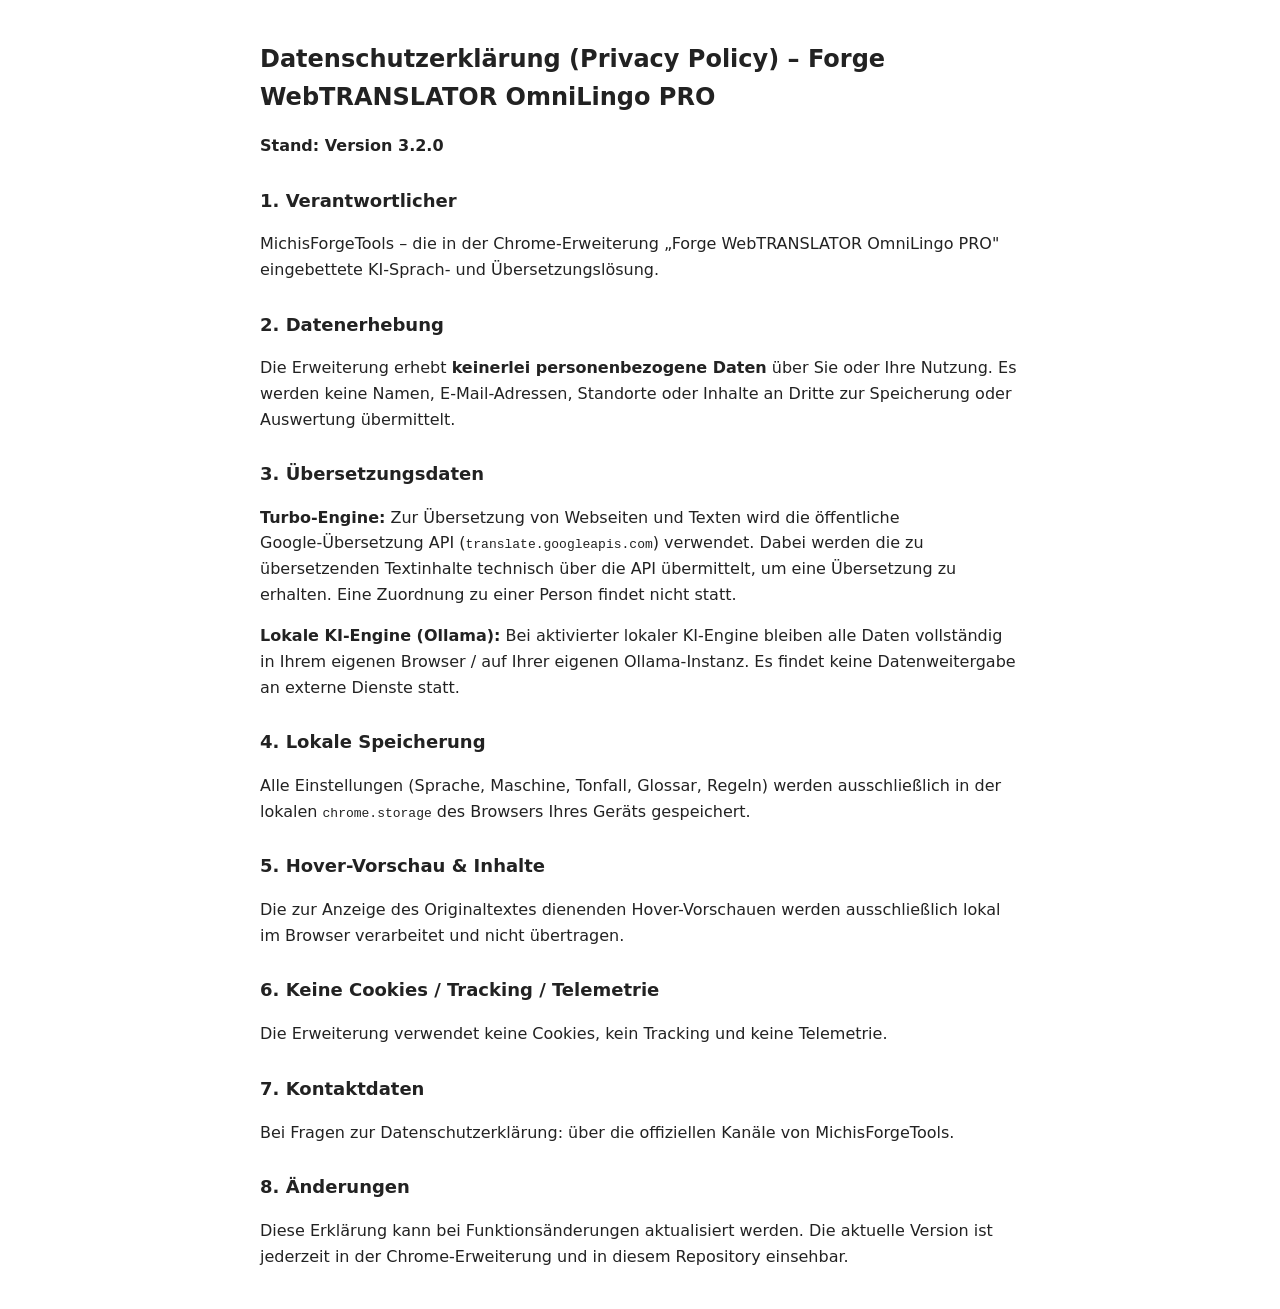
<file: docs/index.html>
<!doctype html>
<html lang="de">
<head>
  <meta charset="utf-8">
  <meta name="viewport" content="width=device-width, initial-scale=1">
  <title>Datenschutzerklärung – Forge WebTRANSLATOR OmniLingo PRO</title>
  <style>
    body { font-family: system-ui, sans-serif; max-width: 760px; margin: 0 auto; padding: 24px; line-height: 1.6; color: #222; }
    h1 { font-size: 24px; } h2 { font-size: 18px; margin-top: 28px; }
    small { color: #666; }
  </style>
</head>
<body>
  <h1>Datenschutzerklärung (Privacy Policy) – Forge WebTRANSLATOR OmniLingo PRO</h1>
  <p><strong>Stand: Version 3.2.0</strong></p>
  <h2>1. Verantwortlicher</h2>
  <p>MichisForgeTools – die in der Chrome-Erweiterung „Forge WebTRANSLATOR OmniLingo PRO" eingebettete KI-Sprach- und Übersetzungslösung.</p>
  <h2>2. Datenerhebung</h2>
  <p>Die Erweiterung erhebt <strong>keinerlei personenbezogene Daten</strong> über Sie oder Ihre Nutzung. Es werden keine Namen, E-Mail-Adressen, Standorte oder Inhalte an Dritte zur Speicherung oder Auswertung übermittelt.</p>
  <h2>3. Übersetzungsdaten</h2>
  <p><strong>Turbo-Engine:</strong> Zur Übersetzung von Webseiten und Texten wird die öffentliche Google-Übersetzung API (<code>translate.googleapis.com</code>) verwendet. Dabei werden die zu übersetzenden Textinhalte technisch über die API übermittelt, um eine Übersetzung zu erhalten. Eine Zuordnung zu einer Person findet nicht statt.</p>
  <p><strong>Lokale KI-Engine (Ollama):</strong> Bei aktivierter lokaler KI-Engine bleiben alle Daten vollständig in Ihrem eigenen Browser / auf Ihrer eigenen Ollama-Instanz. Es findet keine Datenweitergabe an externe Dienste statt.</p>
  <h2>4. Lokale Speicherung</h2>
  <p>Alle Einstellungen (Sprache, Maschine, Tonfall, Glossar, Regeln) werden ausschließlich in der lokalen <code>chrome.storage</code> des Browsers Ihres Geräts gespeichert.</p>
  <h2>5. Hover-Vorschau &amp; Inhalte</h2>
  <p>Die zur Anzeige des Originaltextes dienenden Hover-Vorschauen werden ausschließlich lokal im Browser verarbeitet und nicht übertragen.</p>
  <h2>6. Keine Cookies / Tracking / Telemetrie</h2>
  <p>Die Erweiterung verwendet keine Cookies, kein Tracking und keine Telemetrie.</p>
  <h2>7. Kontaktdaten</h2>
  <p>Bei Fragen zur Datenschutzerklärung: über die offiziellen Kanäle von MichisForgeTools.</p>
  <h2>8. Änderungen</h2>
  <p>Diese Erklärung kann bei Funktionsänderungen aktualisiert werden. Die aktuelle Version ist jederzeit in der Chrome-Erweiterung und in diesem Repository einsehbar.</p>
</body>
</html>
</file>
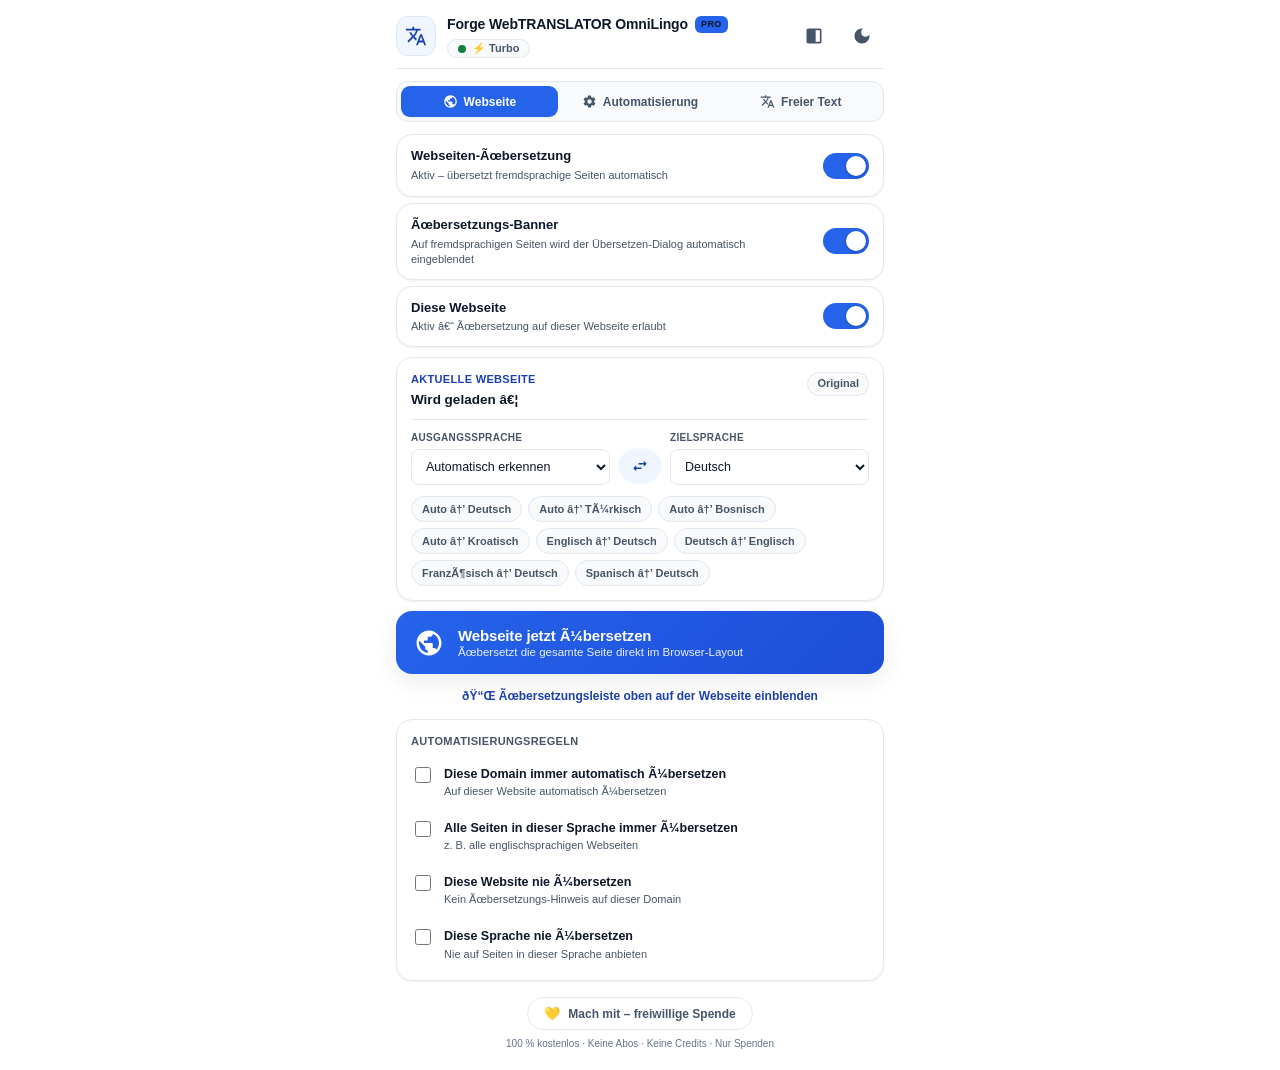
<file: popup/popup.html>
<!doctype html>
<html lang="de">
<head>
  <meta charset="utf-8">
  <meta name="viewport" content="width=device-width, initial-scale=1">
  <title>Forge WebTRANSLATOR OmniLingo PRO - All-in-One KI Sprachsuite</title>
  <link rel="stylesheet" href="popup.css">
</head>
<body>
  <div class="app-shell">
    <!-- Top Header -->
    <header class="app-header">
      <div class="header-left">
        <div class="logo-icon" aria-hidden="true">
          <svg viewBox="0 0 24 24"><path d="M12.87 15.07l-2.54-2.51.03-.03A17.52 17.52 0 0014.07 6H17V4h-7V2H8v2H1v2h11.17C11.5 7.92 10.44 9.75 9 11.35 8.07 10.32 7.3 9.19 6.69 8h-2c.73 1.63 1.73 3.17 2.98 4.56l-5.09 5.02L4 19l5-5 3.11 3.11.76-2.04zM18.5 10h-2L12 22h2l1.12-3h4.75L21 22h2l-4.5-12zm-2.62 7l1.62-4.33L19.12 17h-3.24z"/></svg>
        </div>
        <div class="header-titles">
          <div class="app-title-row">
            <span class="app-name">Forge WebTRANSLATOR OmniLingo</span>
            <span class="badge-pro">PRO</span>
          </div>
          <button id="ollama-status-pill" class="status-pill online" type="button" title="Klicken fÃ¼r Engine-Wahl (Turbo / Ollama)">
            <span class="status-dot"></span>
            <span class="status-text" id="engine-status-text">âš¡ Turbo</span>
          </button>
        </div>
      </div>
      <div class="header-actions">
        <button id="btn-sidepanel" class="icon-button" type="button" title="Im Seitenpanel Ã¶ffnen" aria-label="Im Seitenpanel Ã¶ffnen">
          <svg viewBox="0 0 24 24"><path d="M19 3H5c-1.1 0-2 .9-2 2v14c0 1.1.9 2 2 2h14c1.1 0 2-.9 2-2V5c0-1.1-.9-2-2-2zm0 16h-5V5h5v14z"/></svg>
        </button>
        <button id="btn-theme" class="icon-button" type="button" title="Farbschema umschalten" aria-label="Farbschema umschalten">
          <svg id="theme-icon" viewBox="0 0 24 24"><path d="M12 3c-4.97 0-9 4.03-9 9s4.03 9 9 9 9-4.03 9-9c0-.46-.04-.92-.1-1.36-.98 1.37-2.58 2.26-4.4 2.26-3.03 0-5.5-2.47-5.5-5.5 0-1.82.89-3.42 2.26-4.4-.44-.06-.9-.1-1.36-.1z"/></svg>
        </button>
      </div>
    </header>

    <!-- Navigation Tabs -->
    <nav class="tab-bar" role="tablist" aria-label="WebTranslator OberflÃ¤chen">
      <button class="tab-btn active" role="tab" data-tab="tab-webpage" aria-selected="true">
        <svg viewBox="0 0 24 24"><path d="M12 2C6.48 2 2 6.48 2 12s4.48 10 10 10 10-4.48 10-10S17.52 2 12 2zm-1 17.93c-3.95-.49-7-3.85-7-7.93 0-.62.08-1.21.21-1.79L9 15v1c0 1.1.9 2 2 2v1.93zm6.9-2.54c-.26-.81-1-1.39-1.9-1.39h-1v-3c0-.55-.45-1-1-1H8v-2h2c.55 0 1-.45 1-1V7h2c1.1 0 2-.9 2-2v-.41c2.93 1.19 5 4.06 5 7.41 0 2.08-.8 3.97-2.1 5.39z"/></svg>
        Webseite
      </button>
      <button class="tab-btn" role="tab" data-tab="tab-auto" aria-selected="false">
        <svg viewBox="0 0 24 24"><path d="M19.14 12.94c.04-.3.06-.61.06-.94 0-.32-.02-.64-.07-.94l2.03-1.58c.18-.14.23-.41.12-.61l-1.92-3.32c-.12-.22-.37-.29-.59-.22l-2.39.96c-.5-.38-1.03-.7-1.62-.94l-.36-2.54c-.04-.24-.24-.41-.48-.41h-3.84c-.24 0-.43.17-.47.41l-.36 2.54c-.59.24-1.13.57-1.62.94l-2.39-.96c-.22-.08-.47 0-.59.22L2.74 8.87c-.12.21-.08.47.12.61l2.03 1.58c-.05.3-.09.63-.09.94s.02.64.07.94l-2.03 1.58c-.18.14-.23.41-.12.61l1.92 3.32c.12.22.37.29.59.22l2.39-.96c.5.38 1.03.7 1.62.94l.36 2.54c.05.24.24.41.48.41h3.84c.24 0 .44-.17.47-.41l.36-2.54c.59-.24 1.13-.56 1.62-.94l2.39.96c.22.08.47 0 .59-.22l1.92-3.32c.12-.22.07-.47-.12-.61l-2.01-1.58zM12 15.6c-1.98 0-3.6-1.62-3.6-3.6s1.62-3.6 3.6-3.6 3.6 1.62 3.6 3.6-1.62 3.6-3.6 3.6z"/></svg>
        Automatisierung
      </button>
      <button class="tab-btn" role="tab" data-tab="tab-text" aria-selected="false">
        <svg viewBox="0 0 24 24"><path d="M12.87 15.07l-2.54-2.51.03-.03A17.52 17.52 0 0014.07 6H17V4h-7V2H8v2H1v2h11.17C11.5 7.92 10.44 9.75 9 11.35 8.07 10.32 7.3 9.19 6.69 8h-2c.73 1.63 1.73 3.17 2.98 4.56l-5.09 5.02L4 19l5-5 3.11 3.11.76-2.04zM18.5 10h-2L12 22h2l1.12-3h4.75L21 22h2l-4.5-12zm-2.62 7l1.62-4.33L19.12 17h-3.24z"/></svg>
        Freier Text
      </button>
    </nav>

    <!-- TAB 1: WEBSEITE (CORE) -->
    <main id="tab-webpage" class="tab-pane active" role="tabpanel" aria-labelledby="tab-webpage">
      <!-- Master Enable / Disable Switch -->
      <section class="master-switch-card">
        <label class="switch-row" for="chk-master">
          <span class="switch-text">
            <strong>Webseiten-Ãœbersetzung</strong>
            <small id="master-sub">Aktiv â€“ Ã¼bersetzt fremdsprachige Seiten automatisch</small>
          </span>
          <span class="switch">
            <input type="checkbox" id="chk-master" checked aria-label="Ãœbersetzer aktivieren">
            <span class="switch-track"><span class="switch-thumb"></span></span>
          </span>
        </label>
      </section>

      <!-- Banner On / Off Switch -->
      <section class="master-switch-card banner-switch-card">
        <label class="switch-row" for="chk-banner">
          <span class="switch-text">
            <strong>Ãœbersetzungs-Banner</strong>
            <small id="banner-sub">Auf fremdsprachigen Seiten wird der Ãœbersetzen-Dialog automatisch eingeblendet</small>
          </span>
          <span class="switch">
            <input type="checkbox" id="chk-banner" checked aria-label="Ãœbersetzungs-Banner anzeigen">
            <span class="switch-track"><span class="switch-thumb"></span></span>
          </span>
        </label>
      </section>

      <!-- Current Website On / Off Switch (EIN / AUS) -->
      <section class="master-switch-card site-switch-card" id="site-switch-card">
        <label class="switch-row" for="chk-site">
          <span class="switch-text">
            <strong id="site-switch-title">Diese Webseite</strong>
            <small id="site-switch-sub">Aktiv â€“ Ãœbersetzung auf dieser Webseite erlaubt</small>
          </span>
          <span class="switch">
            <input type="checkbox" id="chk-site" checked aria-label="FÃ¼r diese Webseite aktivieren">
            <span class="switch-track"><span class="switch-thumb"></span></span>
          </span>
        </label>
      </section>

      <!-- Active Webpage Card -->
      <section class="card page-card">
        <div class="page-header-row">
          <div class="page-info">
            <span class="page-domain" id="page-domain">Aktuelle Webseite</span>
            <h2 class="page-title" id="page-title">Wird geladen â€¦</h2>
          </div>
          <span id="page-badge" class="state-badge original">Original</span>
        </div>

        <!-- Language Controls -->
        <div class="lang-row">
          <div class="select-group">
            <label for="source">Ausgangssprache</label>
            <select id="source" class="select-input"></select>
          </div>
          <button id="swap" class="swap-btn" type="button" title="Sprachen tauschen" aria-label="Sprachen tauschen">
            <svg viewBox="0 0 24 24"><path d="M6.99 11L3 15l3.99 4v-3H14v-2H6.99v-3zM21 9l-3.99-4v3H10v2h7.01v3L21 9z"/></svg>
          </button>
          <div class="select-group">
            <label for="target">Zielsprache</label>
            <select id="target" class="select-input"></select>
          </div>
        </div>

        <div class="quick-pairs-wrap">
          <button type="button" class="chip-btn" data-source="Automatisch erkennen" data-target="Deutsch">Auto â†’ Deutsch</button>
          <button type="button" class="chip-btn" data-source="Automatisch erkennen" data-target="TÃ¼rkisch">Auto â†’ TÃ¼rkisch</button>
          <button type="button" class="chip-btn" data-source="Automatisch erkennen" data-target="Bosnisch">Auto â†’ Bosnisch</button>
          <button type="button" class="chip-btn" data-source="Automatisch erkennen" data-target="Kroatisch">Auto â†’ Kroatisch</button>
          <button type="button" class="chip-btn" data-source="Englisch" data-target="Deutsch">Englisch â†’ Deutsch</button>
          <button type="button" class="chip-btn" data-source="Deutsch" data-target="Englisch">Deutsch â†’ Englisch</button>
          <button type="button" class="chip-btn" data-source="FranzÃ¶sisch" data-target="Deutsch">FranzÃ¶sisch â†’ Deutsch</button>
          <button type="button" class="chip-btn" data-source="Spanisch" data-target="Deutsch">Spanisch â†’ Deutsch</button>
        </div>
      </section>

      <!-- Main Action Section -->
      <section class="main-action-section">
        <!-- Shown when the translator is globally disabled -->
        <div id="translator-off-hint" class="off-hint" style="display: none;">
          Ãœbersetzer ist ausgeschaltet. Aktiviere den Schalter oben, um Seiten wieder zu Ã¼bersetzen.
        </div>

        <!-- Big Translate Button -->
        <button id="btn-translate-page" class="giant-btn" type="button">
          <svg class="giant-icon" viewBox="0 0 24 24"><path d="M12 2C6.48 2 2 6.48 2 12s4.48 10 10 10 10-4.48 10-10S17.52 2 12 2zm-1 17.93c-3.95-.49-7-3.85-7-7.93 0-.62.08-1.21.21-1.79L9 15v1c0 1.1.9 2 2 2v1.93zm6.9-2.54c-.26-.81-1-1.39-1.9-1.39h-1v-3c0-.55-.45-1-1-1H8v-2h2c.55 0 1-.45 1-1V7h2c1.1 0 2-.9 2-2v-.41c2.93 1.19 5 4.06 5 7.41 0 2.08-.8 3.97-2.1 5.39z"/></svg>
          <div class="giant-text-group">
            <span class="giant-title" id="btn-translate-title">Webseite jetzt Ã¼bersetzen</span>
            <span class="giant-sub" id="btn-translate-sub">Ãœbersetzt die gesamte Seite direkt im Browser-Layout</span>
          </div>
        </button>

        <!-- Toggle Button (shown when already translated) -->
        <div id="translated-controls" class="translated-controls" style="display: none;">
          <button id="btn-toggle-view" class="secondary-btn" type="button">
            <svg viewBox="0 0 24 24"><path d="M12 4.5C7 4.5 2.73 7.61 1 12c1.73 4.39 6 7.5 11 7.5s9.27-3.11 11-7.5c-1.73-4.39-6-7.5-11-7.5zM12 17c-2.76 0-5-2.24-5-5s2.24-5 5-5 5 2.24 5 5-2.24 5-5 5zm0-8c-1.66 0-3 1.34-3 3s1.34 3 3 3 3-1.34 3-3-1.34-3-3-3z"/></svg>
            <span id="btn-toggle-label">Original anzeigen</span>
          </button>
          <button id="btn-restore-page" class="danger-btn" type="button" title="Ãœbersetzung verwerfen & Original wiederherstellen">
            ZurÃ¼cksetzen
          </button>
        </div>

        <!-- In-Page Bar Trigger -->
        <button id="btn-show-bar" class="subtle-link-btn" type="button">
          ðŸ“Œ Ãœbersetzungsleiste oben auf der Webseite einblenden
        </button>
      </section>

      <!-- Automation Quick Checkboxes -->
      <section class="card auto-quick-card">
        <h3 class="card-subtitle">Automatisierungsregeln</h3>
        <label class="check-row">
          <input type="checkbox" id="chk-auto-domain" class="custom-check">
          <span class="check-label">
            <strong>Diese Domain immer automatisch Ã¼bersetzen</strong>
            <small id="chk-domain-text">Auf dieser Website automatisch Ã¼bersetzen</small>
          </span>
        </label>
        <label class="check-row">
          <input type="checkbox" id="chk-auto-lang" class="custom-check">
          <span class="check-label">
            <strong>Alle Seiten in dieser Sprache immer Ã¼bersetzen</strong>
            <small id="chk-lang-text">z. B. alle englischsprachigen Webseiten</small>
          </span>
        </label>
        <label class="check-row">
          <input type="checkbox" id="chk-never-domain" class="custom-check">
          <span class="check-label">
            <strong>Diese Website nie Ã¼bersetzen</strong>
            <small>Kein Ãœbersetzungs-Hinweis auf dieser Domain</small>
          </span>
        </label>
        <label class="check-row">
          <input type="checkbox" id="chk-never-lang" class="custom-check">
          <span class="check-label">
            <strong>Diese Sprache nie Ã¼bersetzen</strong>
            <small id="chk-never-lang-text">Nie auf Seiten in dieser Sprache anbieten</small>
          </span>
        </label>
      </section>
    </main>

    <!-- TAB 2: AUTOMATISIERUNG & EINSTELLUNGEN -->
    <section id="tab-auto" class="tab-pane" role="tabpanel" style="display: none;" aria-labelledby="tab-auto">
      <div class="settings-content">
        <!-- Translation Engine Switch -->
        <div class="settings-group">
          <h3 class="settings-title">Ãœbersetzungs-Engine</h3>
          <div class="form-row">
            <label for="cfg-engine">Geschwindigkeits-Modus</label>
            <select id="cfg-engine" class="select-input">
              <option value="turbo">âš¡ Turbo-Modus (Superschnell in 0.5s â€“ wie DeepL)</option>
              <option value="ollama">ðŸ”’ Lokale KI-Engine (Ollama â€“ 100% Offline & Privat)</option>
            </select>
            <p class="hint-text">Turbo Ã¼bersetzt Webseiten sofort ohne Wartezeit. Ollama nutzt lokale Modelle.</p>
          </div>
        </div>

        <!-- TonalitÃ¤t & Anrede (DeepL-Stil) -->
        <div class="settings-group">
          <h3 class="settings-title">TonalitÃ¤t & Anrede (DeepL-Stil)</h3>
          <div class="form-row">
            <label for="cfg-tone">Standard-Tonfall fÃ¼r Ãœbersetzungen</label>
            <select id="cfg-tone" class="select-input">
              <option value="standard">âš¡ Standard (Automatisch / NatÃ¼rlich)</option>
              <option value="human">ðŸŒ¿ Menschlich (Lebendig & flÃ¼ssig wie ein echter Muttersprachler)</option>
              <option value="formal">ðŸ‘” Formell (Sie / Professioneller Business-Stil)</option>
              <option value="informal">ðŸ¤ Informell (Du / Freundlich & Locker)</option>
            </select>
            <p class="hint-text">Gilt fÃ¼r Webseiten, markierte Textpassagen und freien Text.</p>
          </div>
        </div>

        <!-- Eigenes Glossar (WÃ¶rterbuch-Regeln wie bei DeepL) -->
        <div class="settings-group">
          <h3 class="settings-title">Eigenes Glossar (WÃ¶rterbuch-Filter)</h3>
          <p class="hint-text">Definiere feste Ãœbersetzungen fÃ¼r Fachbegriffe, Marken oder Namen:</p>
          <div id="glossary-list" class="tag-list-box"></div>
          <div class="add-domain-row" style="margin-top: 8px;">
            <input type="text" id="input-glossary-from" class="select-input" placeholder="Ursprungsbegriff (z. B. Prompt)" style="flex: 1;">
            <input type="text" id="input-glossary-to" class="select-input" placeholder="WunschÃ¼bersetzung" style="flex: 1;">
            <button id="btn-add-glossary" class="action-btn" type="button">+ Regel</button>
          </div>
        </div>

        <!-- Auto Translate Domains List -->
        <div class="settings-group">
          <h3 class="settings-title">Automatisch Ã¼bersetzte Domains</h3>
          <p class="hint-text">Auf diesen Webseiten startet die Ãœbersetzung sofort beim Laden:</p>
          <div id="auto-domains-list" class="tag-list-box"></div>
          <div class="add-domain-row">
            <input type="text" id="input-add-domain" class="select-input" placeholder="z. B. github.com">
            <button id="btn-add-domain" class="action-btn" type="button">+ HinzufÃ¼gen</button>
          </div>
        </div>

        <!-- Never Translate Sites -->
        <div class="settings-group">
          <h3 class="settings-title">Nie Ã¼bersetzte Websites</h3>
          <p class="hint-text">Auf diesen Webseiten erscheint kein Ãœbersetzungs-Hinweis:</p>
          <div id="never-domains-list" class="tag-list-box"></div>
          <div class="add-domain-row">
            <input type="text" id="input-add-never-domain" class="select-input" placeholder="z. B. google.com">
            <button id="btn-add-never-domain" class="action-btn" type="button">+ HinzufÃ¼gen</button>
          </div>
        </div>

        <!-- Never Translate Languages -->
        <div class="settings-group">
          <h3 class="settings-title">Nie Ã¼bersetzte Sprachen</h3>
          <p class="hint-text">Seiten in diesen Sprachen werden nie automatisch Ã¼bersetzt:</p>
          <div id="never-languages-list" class="tag-list-box"></div>
          <div class="add-domain-row">
            <select id="input-add-never-lang" class="select-input" style="flex:1;"></select>
            <button id="btn-add-never-lang" class="action-btn" type="button">+ HinzufÃ¼gen</button>
          </div>
        </div>

        <!-- Ollama Connection -->
        <div class="settings-group">
          <h3 class="settings-title">Ollama KI-Modell</h3>
          <div class="form-row">
            <label for="cfg-base-url">Ollama Server-URL</label>
            <div class="input-with-button">
              <input id="cfg-base-url" class="select-input" type="url" value="http://127.0.0.1:11434">
              <button id="btn-test-connection" class="action-btn" type="button">Testen</button>
            </div>
            <p id="connection-test-result" class="hint-text"></p>
          </div>

          <div class="form-row">
            <label for="cfg-model">Verwendetes LLM-Modell</label>
            <div class="input-with-button">
              <select id="cfg-model" class="select-input"></select>
              <button id="btn-refresh-models" class="icon-button" type="button" title="Modelle neu laden" aria-label="Modelle neu laden">
                <svg viewBox="0 0 24 24"><path d="M17.65 6.35A7.958 7.958 0 0012 4c-4.42 0-7.99 3.58-7.99 8s3.57 8 7.99 8c3.73 0 6.84-2.55 7.73-6h-2.08A5.99 5.99 0 0112 18c-3.31 0-6-2.69-6-6s2.69-6 6-6c1.66 0 3.14.69 4.22 1.78L13 11h7V4l-2.35 2.35z"/></svg>
              </button>
            </div>
          </div>
        </div>
      </div>
    </section>

    <!-- TAB 3: FREIER TEXT & SCHREIBASSISTENT (DEEPL-STIL) -->
    <section id="tab-text" class="tab-pane" role="tabpanel" style="display: none;" aria-labelledby="tab-text">
      <section class="card text-card">
        <div class="card-toolbar">
          <span class="card-heading">Ãœbersetzen & Text optimieren</span>
          <div class="toolbar-actions">
            <button id="btn-free-humanize" class="tool-btn" type="button" title="Diesen Text sofort menschlicher klingen lassen" style="border-color: #10b981; color: #059669;">ðŸŒ¿ Menschlicher</button>
            <button id="btn-free-rewrite" class="tool-btn" type="button" title="Text grammatikalisch & stilistisch verfeinern (DeepL Write)">âœ¨ Verbessern</button>
            <button id="btn-clear-free-text" class="tool-btn" type="button">Leeren</button>
          </div>
        </div>

        <!-- Tone switcher row -->
        <div class="quick-pairs-wrap" style="margin-bottom: 8px;">
          <button type="button" class="chip-btn active" data-free-tone="standard">âš¡ Standard</button>
          <button type="button" class="chip-btn" data-free-tone="human">ðŸŒ¿ Menschlich</button>
          <button type="button" class="chip-btn" data-free-tone="formal">ðŸ‘” Formell (Sie)</button>
          <button type="button" class="chip-btn" data-free-tone="informal">ðŸ¤ Du (Locker)</button>
        </div>

        <textarea id="free-input-text" class="text-area" rows="3" placeholder="Hier Text zum Ãœbersetzen oder Verbessern eingeben â€¦"></textarea>
        <div class="stats-row">
          <span id="free-input-stats">0 Zeichen â€¢ 0 WÃ¶rter</span>
        </div>

        <button id="btn-translate-free" class="primary-btn" type="button">âš¡ Text jetzt Ã¼bersetzen</button>

        <textarea id="free-output-text" class="text-area" rows="3" readonly placeholder="Ãœbersetzung â€¦" style="margin-top: 10px;"></textarea>

        <div class="stats-row">
          <span id="free-output-stats">0 Zeichen â€¢ 0 WÃ¶rter</span>
          <div class="output-actions">
            <button id="btn-free-copy" class="tool-btn" type="button">ðŸ“‹ Kopieren</button>
            <button id="btn-free-speak" class="tool-btn" type="button">ðŸ”Š Vorlesen</button>
          </div>
        </div>

        <!-- DeepL Alternatives section -->
        <div id="free-alts-box" style="display: none; margin-top: 10px; padding: 8px; background: var(--card-alt); border: 1px solid var(--border); border-radius: 8px;">
          <span style="font-size: 11px; font-weight: 700; color: var(--text-secondary); display: block; margin-bottom: 6px;">Alternative Formulierungen:</span>
          <div id="free-alts-list" style="display: flex; flex-direction: column; gap: 4px;"></div>
        </div>
      </section>
    </section>

    <footer class="app-footer">
      <button id="btn-donate" class="donate-btn" type="button" title="Wenn dir die Erweiterung gefällt – mit einer freiwilligen Spende unterstützen.">
        <span class="donate-heart" aria-hidden="true">💛</span>
        <span>Mach mit – freiwillige Spende</span>
      </button>
      <p class="donate-note">100 % kostenlos · Keine Abos · Keine Credits · Nur Spenden</p>
    </footer>
  </div>

  <script src="../content/translator-client.js"></script>
  <script src="popup.js"></script>
</body>
</html>
</file>
<file: popup/popup.css>
/* ============================================================
   Forge WebTRANSLATOR OmniLingo PRO — modern design system
   Light by default, dark mode via manual toggle / system preference
   ============================================================ */

:root {
  --bg: #ffffff;
  --surface: #ffffff;
  --card: #ffffff;
  --card-alt: #f8fafc;
  --border: #e2e8f0;
  --border-strong: #cbd5e1;
  --text: #0f172a;
  --text-secondary: #475569;
  --muted: #64748b;
  --dim: #94a3b8;

  --accent: #2563eb;
  --accent-hover: #1d4ed8;
  --accent-active: #1e40af;
  --accent-soft: #eff6ff;
  --accent-text: #1e40af;

  --success: #15803d;
  --success-soft: #f0fdf4;
  --success-text: #166534;
  --danger: #dc2626;
  --danger-soft: #fef2f2;
  --danger-text: #b91c1c;
  --warning: #b45309;
  --warning-soft: #fffbeb;
  --warning-text: #92400e;

  --hover: #f1f5f9;
  --shadow-sm: 0 1px 2px rgba(15, 23, 42, 0.06);
  --shadow: 0 8px 24px rgba(15, 23, 42, 0.08);
  --shadow-lg: 0 12px 32px rgba(15, 23, 42, 0.14);

  --radius-sm: 8px;
  --radius-md: 12px;
  --radius-lg: 16px;
  --radius-pill: 999px;

  --font: -apple-system, BlinkMacSystemFont, "Segoe UI", Roboto, "Helvetica Neue", Arial, sans-serif;
}

/* Dark mode: follow system unless the user forced light */
@media (prefers-color-scheme: dark) {
  :root:not([data-theme="light"]) {
    --bg: #0f172a;
    --surface: #1e293b;
    --card: #1e293b;
    --card-alt: #273549;
    --border: #334155;
    --border-strong: #475569;
    --text: #f1f5f9;
    --text-secondary: #cbd5e1;
    --muted: #94a3b8;
    --dim: #94a3b8;

    --accent: #60a5fa;
    --accent-hover: #3b82f6;
    --accent-active: #2563eb;
    --accent-soft: #1e293b;
    --accent-text: #bfdbfe;

    --success: #4ade80;
    --success-soft: #14532d;
    --success-text: #86efac;
    --danger: #f87171;
    --danger-soft: #450a0a;
    --danger-text: #fca5a5;
    --warning: #fbbf24;
    --warning-soft: #451a03;
    --warning-text: #fde68a;

    --hover: #273549;
    --shadow-sm: 0 1px 2px rgba(0, 0, 0, 0.4);
    --shadow: 0 8px 24px rgba(0, 0, 0, 0.45);
    --shadow-lg: 0 12px 32px rgba(0, 0, 0, 0.55);
  }
}

/* Manual dark override */
:root[data-theme="dark"] {
  --bg: #0f172a;
  --surface: #1e293b;
  --card: #1e293b;
  --card-alt: #273549;
  --border: #334155;
  --border-strong: #475569;
  --text: #f1f5f9;
  --text-secondary: #cbd5e1;
  --muted: #94a3b8;
  --dim: #94a3b8;

  --accent: #60a5fa;
  --accent-hover: #3b82f6;
  --accent-active: #2563eb;
  --accent-soft: #1e293b;
  --accent-text: #bfdbfe;

  --success: #4ade80;
  --success-soft: #14532d;
  --success-text: #86efac;
  --danger: #f87171;
  --danger-soft: #450a0a;
  --danger-text: #fca5a5;
  --warning: #fbbf24;
  --warning-soft: #451a03;
  --warning-text: #fde68a;

  --hover: #273549;
  --shadow-sm: 0 1px 2px rgba(0, 0, 0, 0.4);
  --shadow: 0 8px 24px rgba(0, 0, 0, 0.45);
  --shadow-lg: 0 12px 32px rgba(0, 0, 0, 0.55);
}

* { box-sizing: border-box; }

html, body { margin: 0; padding: 0; }

body {
  width: 520px;
  max-width: 100%;
  min-height: 100vh;
  margin: 0 auto;
  padding: 0;
  background: var(--bg);
  color: var(--text);
  font-family: var(--font);
  font-size: 13px;
  line-height: 1.45;
  overflow-x: hidden;
  position: relative;
}

button { font-family: inherit; }

/* Focus visibility – WCAG friendly */
:focus-visible {
  outline: 2px solid var(--accent);
  outline-offset: 2px;
  border-radius: 4px;
}

.app-shell {
  display: flex;
  flex-direction: column;
  gap: 12px;
  padding: 14px 16px 18px;
}

/* ============ Header ============ */
.app-header {
  display: flex;
  align-items: center;
  justify-content: space-between;
  gap: 10px;
  padding-bottom: 10px;
  border-bottom: 1px solid var(--border);
}

.header-left {
  display: flex;
  align-items: center;
  gap: 11px;
  min-width: 0;
}

.logo-icon {
  width: 40px;
  height: 40px;
  border-radius: 12px;
  background: var(--accent-soft);
  border: 1px solid var(--border);
  display: flex;
  align-items: center;
  justify-content: center;
  color: var(--accent-text);
  flex-shrink: 0;
}
.logo-icon svg { width: 22px; height: 22px; fill: currentColor; }

.header-titles { display: flex; flex-direction: column; gap: 5px; min-width: 0; }

.app-title-row {
  display: flex;
  align-items: center;
  flex-wrap: wrap;
  column-gap: 7px;
  row-gap: 2px;
}

.app-name {
  font-size: 14px;
  font-weight: 800;
  letter-spacing: -0.01em;
  color: var(--text);
  min-width: 0;
}

.badge-pro {
  font-size: 9px;
  font-weight: 800;
  padding: 2px 6px;
  border-radius: 6px;
  background: var(--accent);
  color: #ffffff;
  letter-spacing: 0.05em;
  text-transform: uppercase;
}
:root[data-theme="dark"] .badge-pro,
:root:not([data-theme="light"]) .badge-pro { color: #0f172a; }

.status-pill {
  display: inline-flex;
  align-items: center;
  gap: 6px;
  background: var(--card-alt);
  border: 1px solid var(--border);
  padding: 3px 10px;
  border-radius: var(--radius-pill);
  cursor: pointer;
  font-size: 11px;
  font-weight: 700;
  color: var(--text-secondary);
  transition: border-color 0.15s, background 0.15s, color 0.15s;
  align-self: flex-start;
}
.status-pill:hover { border-color: var(--accent); color: var(--text); }

.status-dot {
  width: 8px;
  height: 8px;
  border-radius: 50%;
  background: var(--warning);
  flex-shrink: 0;
}
.status-pill.online .status-dot { background: var(--success); }
.status-pill.offline .status-dot { background: var(--danger); }
.status-pill.checking .status-dot { background: var(--warning); animation: wtPulse 1s infinite alternate; }

@keyframes wtPulse {
  0% { opacity: 0.35; transform: scale(0.85); }
  100% { opacity: 1; transform: scale(1.2); }
}

.status-text { line-height: 1; }

.header-actions { display: flex; gap: 4px; flex-shrink: 0; }

.icon-button {
  width: 44px;
  height: 44px;
  border-radius: 50%;
  background: transparent;
  border: none;
  color: var(--text-secondary);
  display: flex;
  align-items: center;
  justify-content: center;
  cursor: pointer;
  transition: background 0.15s, color 0.15s;
}
.icon-button:hover { background: var(--hover); color: var(--text); }
.icon-button svg { width: 20px; height: 20px; fill: currentColor; }

/* ============ Tab bar ============ */
.tab-bar {
  display: flex;
  background: var(--card-alt);
  padding: 4px;
  border-radius: var(--radius-md);
  gap: 4px;
  border: 1px solid var(--border);
}
.tab-btn {
  flex: 1;
  display: flex;
  align-items: center;
  justify-content: center;
  gap: 6px;
  padding: 8px 6px;
  border: none;
  background: transparent;
  border-radius: 9px;
  font-size: 12px;
  font-weight: 600;
  color: var(--text-secondary);
  cursor: pointer;
  transition: background 0.15s, color 0.15s, box-shadow 0.15s;
}
.tab-btn:hover { color: var(--text); }
.tab-btn.active {
  background: var(--accent);
  color: #ffffff;
  box-shadow: var(--shadow-sm);
}
.tab-btn svg { width: 15px; height: 15px; fill: currentColor; flex-shrink: 0; }
:root[data-theme="dark"] .tab-btn.active { color: #0f172a; }
@media (prefers-color-scheme: dark) { :root:not([data-theme="light"]) .tab-btn.active { color: #0f172a; } }

/* ============ Cards ============ */
.card {
  background: var(--card);
  border: 1px solid var(--border);
  border-radius: var(--radius-lg);
  padding: 14px;
  box-shadow: var(--shadow-sm);
  display: flex;
  flex-direction: column;
  gap: 11px;
}

.page-header-row {
  display: flex;
  align-items: flex-start;
  justify-content: space-between;
  gap: 8px;
  padding-bottom: 9px;
  border-bottom: 1px solid var(--border);
}
.page-info { display: flex; flex-direction: column; gap: 2px; overflow: hidden; min-width: 0; }
.page-domain { font-size: 11px; font-weight: 800; color: var(--accent-text); text-transform: uppercase; letter-spacing: 0.03em; }
.page-title {
  margin: 0;
  font-size: 13.5px;
  font-weight: 600;
  color: var(--text);
  white-space: nowrap;
  overflow: hidden;
  text-overflow: ellipsis;
  max-width: 240px;
}

.state-badge {
  font-size: 11px;
  font-weight: 700;
  padding: 3px 9px;
  border-radius: var(--radius-pill);
  white-space: nowrap;
}
.state-badge.original { background: var(--card-alt); color: var(--text-secondary); border: 1px solid var(--border); }
.state-badge.working { background: var(--warning-soft); color: var(--warning-text); border: 1px solid var(--warning); }
.state-badge.done { background: var(--success-soft); color: var(--success-text); border: 1px solid var(--success); }

/* ============ Language row ============ */
.lang-row {
  display: grid;
  grid-template-columns: 1fr 44px 1fr;
  align-items: end;
  gap: 8px;
}
.select-group { display: flex; flex-direction: column; gap: 4px; min-width: 0; }
.select-group label {
  font-size: 10px;
  font-weight: 700;
  text-transform: uppercase;
  letter-spacing: 0.03em;
  color: var(--text-secondary);
}
.select-input {
  width: 100%;
  padding: 9px 10px;
  border-radius: var(--radius-sm);
  border: 1px solid var(--border);
  background: var(--surface);
  color: var(--text);
  font-size: 12.5px;
  font-weight: 500;
  font-family: inherit;
  outline: none;
  transition: border-color 0.15s, box-shadow 0.15s;
}
.select-input:hover { border-color: var(--border-strong); }
.select-input:focus { border-color: var(--accent); box-shadow: 0 0 0 1px var(--accent); }

.swap-btn {
  height: 36px;
  width: 44px;
  margin-bottom: 1px;
  display: flex;
  align-items: center;
  justify-content: center;
  background: var(--accent-soft);
  border: none;
  color: var(--accent-text);
  border-radius: 50%;
  cursor: pointer;
  transition: background 0.2s, color 0.2s, transform 0.2s;
}
.swap-btn:hover { background: var(--accent); color: #ffffff; }
.swap-btn:active { transform: rotate(180deg); }
.swap-btn svg { width: 18px; height: 18px; fill: currentColor; }
:root[data-theme="dark"] .swap-btn:hover { color: #0f172a; }
@media (prefers-color-scheme: dark) { :root:not([data-theme="light"]) .swap-btn:hover { color: #0f172a; } }

.quick-pairs-wrap { display: flex; flex-wrap: wrap; gap: 6px; }

.chip-btn {
  background: var(--card-alt);
  border: 1px solid var(--border);
  padding: 6px 10px;
  border-radius: var(--radius-pill);
  font-size: 11px;
  font-weight: 600;
  color: var(--text-secondary);
  cursor: pointer;
  transition: all 0.15s;
}
.chip-btn:hover { border-color: var(--accent); color: var(--accent-text); background: var(--accent-soft); }
.chip-btn.active { background: var(--accent-soft); border-color: var(--accent); color: var(--accent-text); }

/* ============ Main action ============ */
.main-action-section { display: flex; flex-direction: column; gap: 9px; }

.off-hint {
  font-size: 12px;
  color: var(--warning-text);
  background: var(--warning-soft);
  border: 1px solid var(--warning);
  border-radius: var(--radius-md);
  padding: 9px 12px;
  text-align: center;
  font-weight: 600;
  line-height: 1.4;
}

.giant-btn {
  display: flex;
  align-items: center;
  gap: 14px;
  width: 100%;
  padding: 16px 18px;
  border-radius: var(--radius-lg);
  border: none;
  background: linear-gradient(135deg, var(--accent) 0%, var(--accent-hover) 100%);
  color: #ffffff;
  cursor: pointer;
  box-shadow: var(--shadow);
  transition: background 0.2s, box-shadow 0.2s, transform 0.15s;
  text-align: left;
}
.giant-btn:hover {
  background: linear-gradient(135deg, var(--accent-hover) 0%, var(--accent-active) 100%);
  box-shadow: var(--shadow-lg);
  transform: translateY(-1px);
}
.giant-btn:active { transform: scale(0.99); }
.giant-btn.working { background: linear-gradient(135deg, #f59e0b 0%, #d97706 100%); color: #ffffff; }
.giant-btn:disabled { background: var(--card-alt); color: var(--muted); cursor: not-allowed; box-shadow: none; transform: none; }
.giant-btn:disabled:hover { background: var(--card-alt); box-shadow: none; transform: none; }
.giant-btn:disabled .giant-sub { opacity: 0.85; }

.giant-icon { width: 30px; height: 30px; fill: currentColor; flex-shrink: 0; }
.giant-text-group { display: flex; flex-direction: column; gap: 2px; min-width: 0; }
.giant-title { font-size: 15px; font-weight: 700; letter-spacing: -0.01em; }
.giant-sub { font-size: 11.5px; opacity: 0.9; font-weight: 400; }

.translated-controls { display: grid; grid-template-columns: 1fr auto; gap: 8px; }

.secondary-btn {
  display: inline-flex;
  align-items: center;
  justify-content: center;
  gap: 8px;
  padding: 10px 14px;
  border-radius: var(--radius-md);
  border: 1px solid var(--border);
  background: var(--card);
  color: var(--accent-text);
  font-size: 13px;
  font-weight: 600;
  cursor: pointer;
  transition: background 0.15s, border-color 0.15s;
}
.secondary-btn:hover { background: var(--accent-soft); border-color: var(--accent); }
.secondary-btn svg { width: 18px; height: 18px; fill: currentColor; }

.danger-btn {
  padding: 10px 14px;
  border-radius: var(--radius-md);
  border: 1px solid var(--border);
  background: var(--card);
  color: var(--danger-text);
  font-size: 12px;
  font-weight: 600;
  cursor: pointer;
  transition: background 0.15s, border-color 0.15s;
}
.danger-btn:hover { background: var(--danger-soft); border-color: var(--danger); }

.subtle-link-btn {
  background: transparent;
  border: none;
  font-size: 12px;
  font-weight: 600;
  color: var(--accent-text);
  cursor: pointer;
  padding: 6px;
  text-align: center;
  transition: opacity 0.15s;
}
.subtle-link-btn:hover { text-decoration: underline; }

/* ============ Switches ============ */
.master-switch-card {
  background: var(--card);
  border: 1px solid var(--border);
  border-radius: var(--radius-lg);
  padding: 12px 14px;
  box-shadow: var(--shadow-sm);
}
.switch-row { display: flex; align-items: center; justify-content: space-between; gap: 12px; cursor: pointer; user-select: none; }
.switch-text { display: flex; flex-direction: column; gap: 2px; min-width: 0; }
.switch-text strong { font-size: 13px; color: var(--text); font-weight: 600; }
.switch-text small { font-size: 11px; color: var(--text-secondary); }

.switch { position: relative; display: inline-flex; flex-shrink: 0; }
.switch input {
  position: absolute;
  inset: 0;
  opacity: 0;
  width: 100%;
  height: 100%;
  margin: 0;
  cursor: pointer;
}
.switch-track {
  width: 46px;
  height: 26px;
  border-radius: var(--radius-pill);
  background: var(--border-strong);
  position: relative;
  display: inline-block;
  transition: background 0.2s;
  flex-shrink: 0;
}
.switch-thumb {
  position: absolute;
  top: 3px;
  left: 3px;
  width: 20px;
  height: 20px;
  border-radius: 50%;
  background: #ffffff;
  box-shadow: 0 1px 3px rgba(15, 23, 42, 0.35);
  transition: transform 0.2s cubic-bezier(0.4, 0, 0.2, 1);
}
.switch input:checked + .switch-track { background: var(--accent); }
.switch input:checked + .switch-track .switch-thumb { transform: translateX(20px); }
.switch input:focus-visible + .switch-track { outline: 2px solid var(--accent); outline-offset: 2px; }
.switch input:disabled + .switch-track { opacity: 0.5; cursor: not-allowed; }

.banner-switch-card { margin-top: -4px; }
.banner-switch-card .switch-text small { line-height: 1.35; }
.site-switch-card { margin-top: -4px; }
.site-switch-card .switch-text small { line-height: 1.35; }
.banner-switch-card.is-locked, .site-switch-card.is-locked { opacity: 0.5; pointer-events: none; }

/* ============ Auto quick card ============ */
.card-subtitle {
  margin: 0;
  font-size: 11px;
  font-weight: 700;
  text-transform: uppercase;
  letter-spacing: 0.03em;
  color: var(--text-secondary);
}
.check-row { display: flex; align-items: flex-start; gap: 10px; cursor: pointer; padding: 4px 0; }
.custom-check { margin-top: 2px; width: 16px; height: 16px; accent-color: var(--accent); cursor: pointer; flex-shrink: 0; }
.check-label { display: flex; flex-direction: column; gap: 1px; min-width: 0; }
.check-label strong { font-size: 12.5px; color: var(--text); font-weight: 600; }
.check-label small { font-size: 11px; color: var(--text-secondary); }

.page-card.is-off, .auto-quick-card.is-off { opacity: 0.55; }
.page-card.is-off .select-input, .page-card.is-off .chip-btn, .page-card.is-off .swap-btn, .auto-quick-card.is-off .select-input, .auto-quick-card.is-off input, .auto-quick-card.is-off button { pointer-events: none; }

/* ============ Settings (Tab 2) ============ */
.settings-content { display: flex; flex-direction: column; gap: 12px; }
.settings-group {
  background: var(--card);
  border: 1px solid var(--border);
  border-radius: var(--radius-lg);
  padding: 14px;
  display: flex;
  flex-direction: column;
  gap: 10px;
}
.settings-title {
  margin: 0;
  font-size: 13px;
  font-weight: 700;
  color: var(--text);
  border-bottom: 1px solid var(--border);
  padding-bottom: 6px;
}
.tag-list-box { display: flex; flex-wrap: wrap; gap: 6px; min-height: 28px; }
.tag-badge {
  display: inline-flex;
  align-items: center;
  gap: 7px;
  padding: 4px 10px;
  background: var(--accent-soft);
  border: 1px solid var(--accent);
  color: var(--accent-text);
  border-radius: var(--radius-pill);
  font-size: 12px;
  font-weight: 600;
}
.tag-badge.never { background: var(--danger-soft); border-color: var(--danger); color: var(--danger-text); }
.tag-del { cursor: pointer; font-weight: 700; color: var(--danger); background: none; border: none; padding: 0; font-size: 11px; }
.tag-del:hover { opacity: 0.7; }

.add-domain-row { display: flex; gap: 6px; }
.action-btn {
  padding: 8px 14px;
  background: var(--accent);
  border: none;
  color: #ffffff;
  border-radius: var(--radius-sm);
  font-weight: 600;
  font-size: 12px;
  cursor: pointer;
  white-space: nowrap;
  transition: background 0.15s;
}
.action-btn:hover { background: var(--accent-hover); }
.action-btn:focus-visible { outline: 2px solid var(--accent); outline-offset: 2px; }

.form-row { display: flex; flex-direction: column; gap: 4px; }
.form-row label { font-size: 11px; font-weight: 700; color: var(--text-secondary); }
.input-with-button { display: flex; gap: 6px; }
.hint-text { margin: 0; font-size: 11px; color: var(--text-secondary); line-height: 1.45; }

/* ============ Text tab ============ */
.text-card { gap: 10px; }
.card-toolbar { display: flex; justify-content: space-between; align-items: center; gap: 8px; flex-wrap: wrap; }
.card-heading { font-size: 12px; font-weight: 700; color: var(--text); }
.toolbar-actions { display: flex; gap: 6px; flex-wrap: wrap; }
.tool-btn {
  background: var(--card-alt);
  border: 1px solid var(--border);
  border-radius: var(--radius-sm);
  padding: 6px 10px;
  font-size: 11px;
  font-weight: 600;
  cursor: pointer;
  color: var(--text-secondary);
  transition: all 0.15s;
}
.tool-btn:hover { color: var(--text); border-color: var(--border-strong); }
.tool-btn:focus-visible { outline: 2px solid var(--accent); outline-offset: 2px; }

.text-area {
  width: 100%;
  border: 1px solid var(--border);
  border-radius: var(--radius-md);
  padding: 9px 11px;
  background: var(--surface);
  color: var(--text);
  font-family: inherit;
  font-size: 13px;
  outline: none;
  resize: vertical;
  min-height: 64px;
  transition: border-color 0.15s, box-shadow 0.15s;
}
.text-area:focus { border-color: var(--accent); box-shadow: 0 0 0 1px var(--accent); }

.primary-btn {
  background: var(--accent);
  border: none;
  border-radius: var(--radius-md);
  padding: 11px 14px;
  color: #ffffff;
  font-size: 13px;
  font-weight: 700;
  cursor: pointer;
  transition: background 0.15s;
}
.primary-btn:hover { background: var(--accent-hover); }
.primary-btn:disabled { opacity: 0.6; cursor: not-allowed; }

.stats-row { display: flex; justify-content: space-between; align-items: center; gap: 8px; font-size: 11px; color: var(--text-secondary); margin: 4px 2px 0; }
.output-actions { display: flex; gap: 6px; }

/* ============ Tab panes ============ */
.tab-pane { display: none; }
.tab-pane.active { display: flex; flex-direction: column; gap: 10px; }

/* ============ Footer / Donation ============ */
.app-footer { display: flex; flex-direction: column; align-items: center; gap: 7px; padding-top: 4px; }
.donate-btn {
  display: inline-flex;
  align-items: center;
  gap: 8px;
  background: transparent;
  border: 1px solid var(--border);
  border-radius: var(--radius-pill);
  padding: 8px 16px;
  font-size: 12px;
  font-weight: 700;
  color: var(--text-secondary);
  cursor: pointer;
  transition: all 0.15s;
}
.donate-btn:hover { border-color: var(--accent); color: var(--accent-text); background: var(--accent-soft); }
.donate-heart { font-size: 13px; }
.donate-note { margin: 0; font-size: 10px; color: var(--muted); }

/* ============ Animations ============ */
@keyframes wtFadeUp {
  from { opacity: 0; transform: translateY(6px); }
  to { opacity: 1; transform: translateY(0); }
}
.tab-pane.active > * { animation: wtFadeUp 0.25s cubic-bezier(0.16, 1, 0.3, 1); }

/* ============ Responsive ============ */
@media (max-width: 400px) {
  .app-shell { padding: 12px 12px 14px; }
  .giant-btn { flex-direction: column; align-items: flex-start; gap: 10px; }
  .lang-row { grid-template-columns: 1fr; }
  .swap-btn { display: none; }
}
</file>
